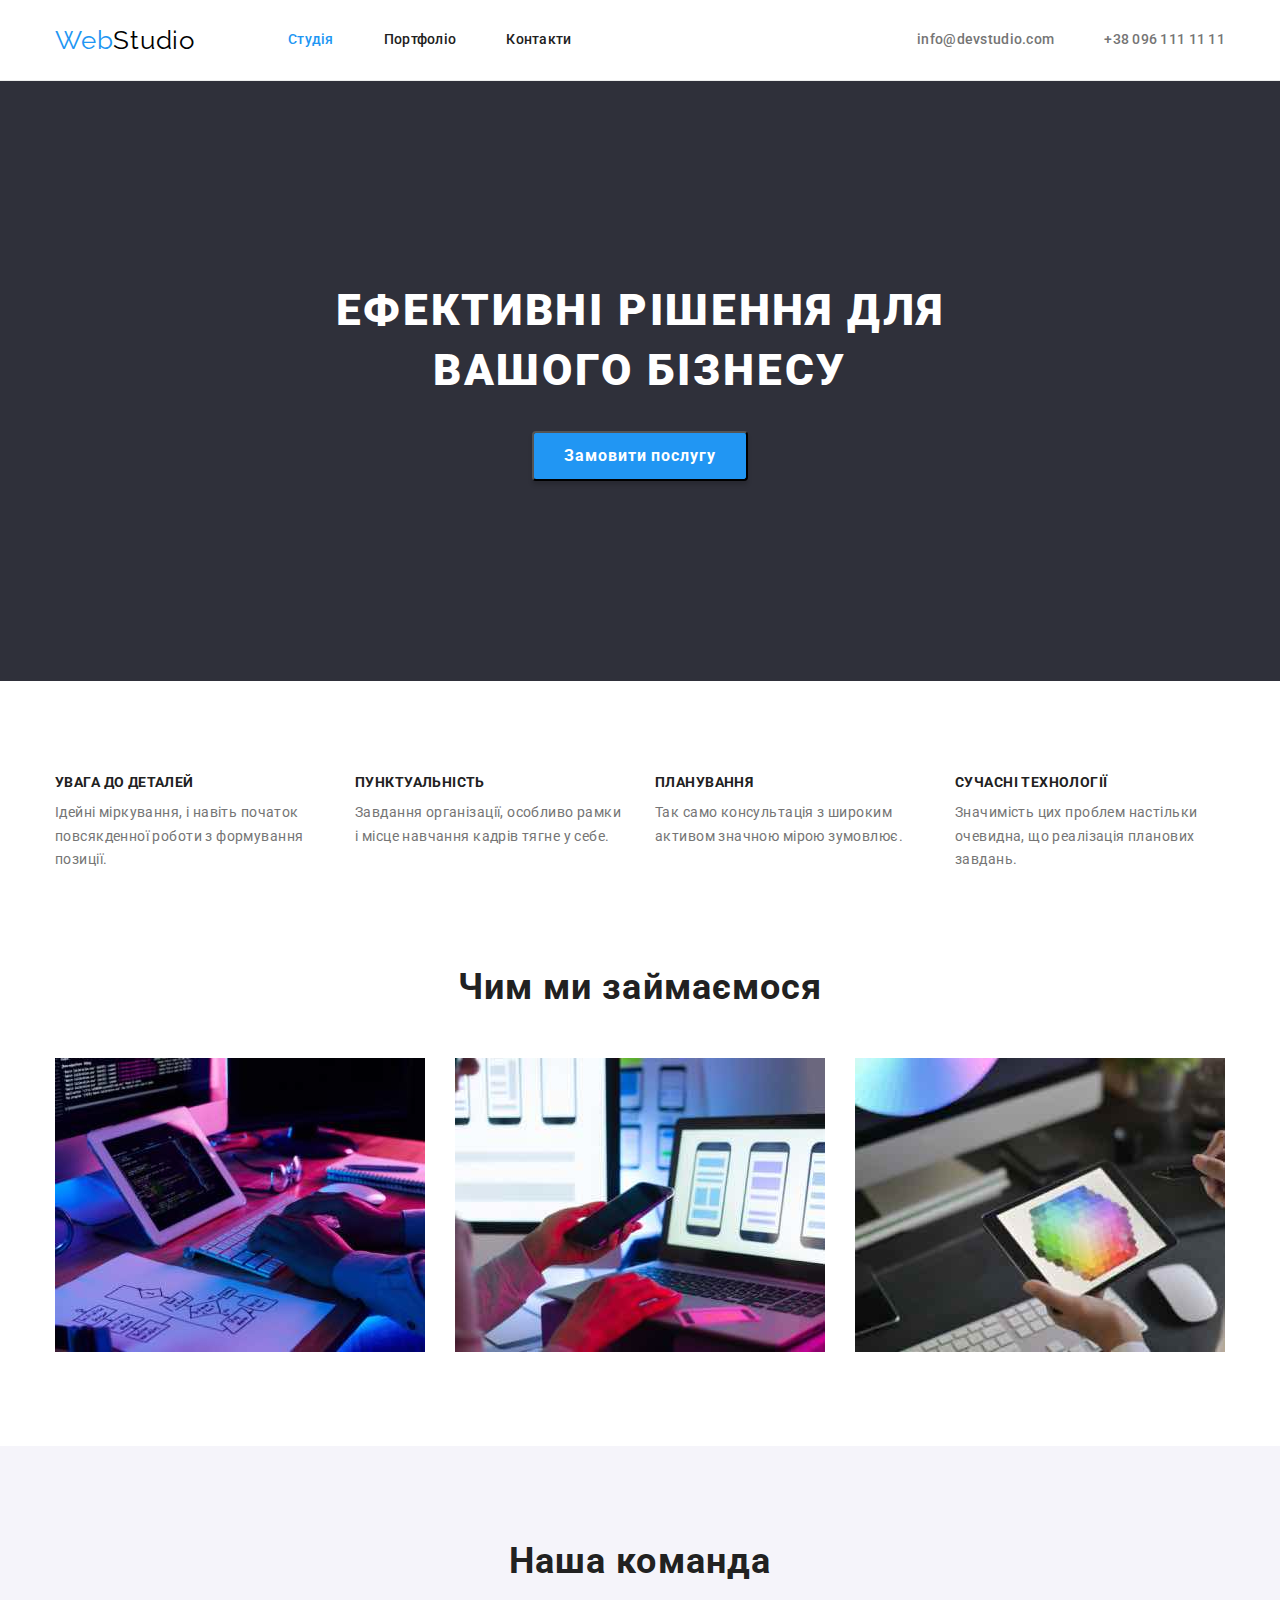
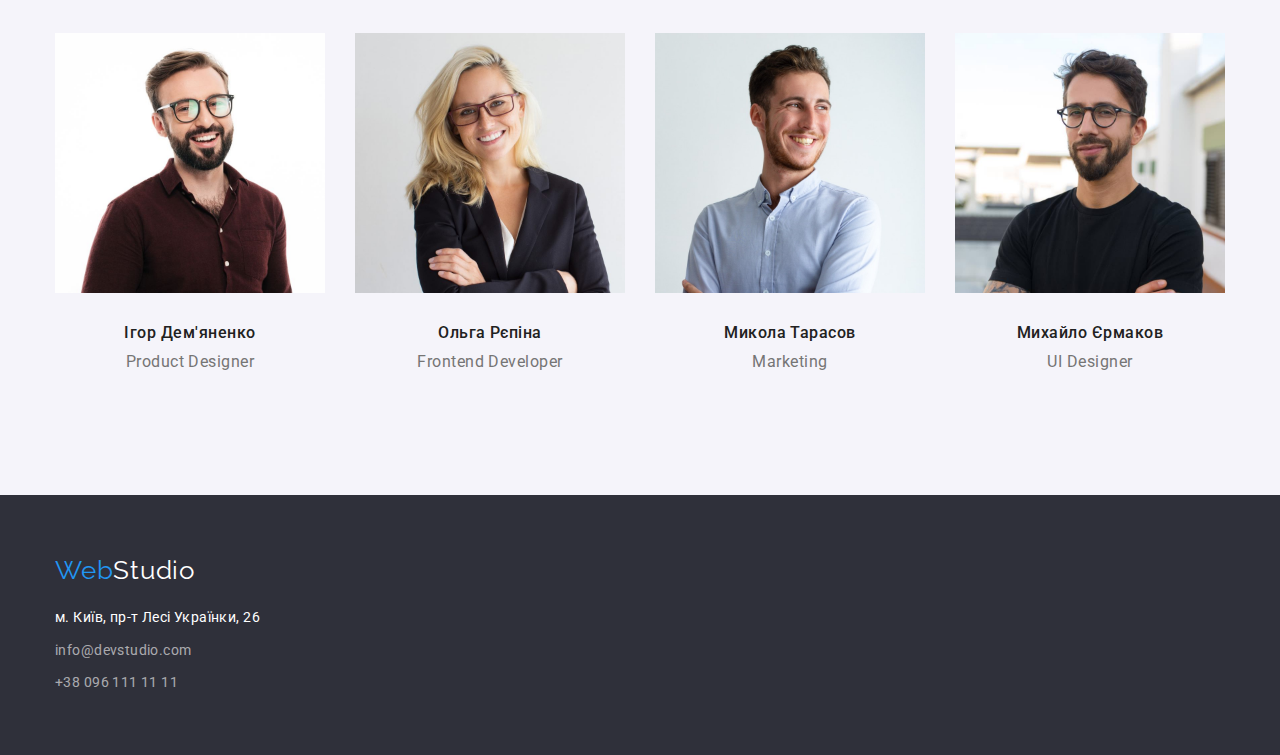
<file: index.html>
<!DOCTYPE html>
<html lang="en">
  <head>
    <meta charset="UTF-8" />
    <meta http-equiv="X-UA-Compatible" content="IE=edge" />
    <meta name="viewport" content="width=device-width, initial-scale=1.0" />
    <title>Студія</title>
    <!--Fonts-->
    <link rel="preconnect" href="https://fonts.googleapis.com" />
    <link rel="preconnect" href="https://fonts.gstatic.com" crossorigin />
    <link
      href="https://fonts.googleapis.com/css2?family=Raleway:wght@700&family=Roboto:wght@400;500;700;900&display=swap"
      rel="stylesheet"
    />

    <link rel="stylesheet" href="./css/modern-normalize.css">

    <link rel="stylesheet" href="./css/styles.css" />
  </head>
  <body class="page">
    <header class="header">
      <div class="container header-container">
        <!--Logo-->
          <a href="logo" class="logo"
            >Web<span class="logo-blk">Studio</span></a
          >
          <!--Menu Nav-->
        <nav class="nav-link">
          <ul class="list nav-list">
            <li class="list-item">
              <a class="link-header active" href="./index.html">Студія</a>
            </li>
            <li class="list-item">
              <a class="link-header" href="./portfolio.html">Портфоліо</a>
            </li>
            <li class="list-item">
              <a class="link-header" href="">Контакти</a>
            </li>
          </ul>
        </nav>
        <!--Contacts-->
          <ul class="contacts contacts-list">
           <li class="contact-link">
             <a href="mailto:info@devstudio.com" class="contact"
              >info@devstudio.com</a
            >
           </li>
           <li class="contact-link">
             <a href="tel:+380961111111" class="contact">+38 096 111 11 11</a>
           </li>
          </ul>
       </div>
    </header>
    <main>
      <!--Шапка-->
      <section class="main">
        <div class="container">
          <h1 class="title">Ефективні рішення для вашого бізнесу</h1>
          <button class="button" type="button">Замовити послугу</button>
        </div>
      </section>
      <!--Особливості-->
      <section class="section">
        <div class="container">
          <h2 class="hidden-title">Наші переваги</h2>
          <ul class="list-items description">
            <li class="list-item desc-list">
              <h3 class="feature">УВАГА ДО ДЕТАЛЕЙ</h3>
              <p class="desc">
                Ідейні міркування, і навіть початок повсякденної роботи з
                формування позиції.
              </p>
            </li>
            <li class="list-item desc-list">
              <h3 class="feature">ПУНКТУАЛЬНІСТЬ</h3>
              <p class="desc">
                Завдання організації, особливо рамки і місце навчання кадрів
                тягне у себе.
              </p>
            </li>
            <li class="list-item desc-list">
              <h3 class="feature">ПЛАНУВАННЯ</h3>
              <p class="desc">
                Так само консультація з широким активом значною мірою зумовлює.
              </p>
            </li>
            <li class="list-item desc-list">
              <h3 class="feature">СУЧАСНІ ТЕХНОЛОГІЇ</h3>
              <p class="desc">
                Значимість цих проблем настільки очевидна, що реалізація
                планових завдань.
              </p>
            </li>
          </ul>
        </div>
      </section>
      <!--Чим ми займаємося-->
      <section class="list-main section">
        <div class="container">
          <h2 class="secondary-title">Чим ми займаємося</h2>
          <ul class="list-items img-list">
            <li class="list-item-pic">
              <img
                src="./images/box-1.jpg"
                alt="person typing smth"
                width="370"
                height="294"
              />
            </li>
            <li class="list-item-pic">
              <img
                src="./images/box-2.jpg"
                alt="person using cell-phone and laptop"
                width="370"
                height="294"
              />
            </li>
            <li class="list-item-pic">
              <img
                src="./images/box-3.jpg"
                alt="person using tablet"
                width="370"
                height="294"
              />
            </li>
          </ul>
        </div>
      </section>

      <!--Наша команда-->
      <section class="team section">
        <div class="container">
          <h2 class="title-3">Наша команда</h2>
          <ul class="list team-list">
            <li class="team-member">
              <img class="img"
                src="./images/img-1.jpg"
                alt="short hair man in a red shirt and in the glname"
                width="270"
                height="260"
              />
              <div class="team-info">
              <h3 class="team-name">Ігор Дем'яненко</h3>
              <p class="team-position">Product Designer</p>
              </div>
            </li>
            <li class="team-member">
              <img class="img"
                src="./images/img-2.jpg"
                alt="blond lady in the glasses"
                width="270"
                height="260"
              />
              <div class="team-info">
              <h3 class="team-name">Ольга Рєпіна</h3>
              <p class="team-position">Frontend Developer</p>
              </div>
            </li>
            <li class="team-member">
              <img class="img"
                src="./images/img-3.jpg"
                alt="young smily man dressed in the blue shirt"
                width="270"
                height="260"
              />
              <div class="team-info">
              <h3 class="team-name">Микола Тарасов</h3>
              <p class="team-position">Marketing</p>
              </div>
            </li>
            <li class="team-member">
              <img class="img"
                src="./images/img-4.jpg"
                alt="nose up man in the glasses dressed in the t-shirt"
                width="270"
                height="260"
              />
              <div class="team-info">
              <h3 class="team-name">Михайло Єрмаков</h3>
              <p class="team-position">UI Designer</p>
              </div>
            </li>
          </ul>
        </div>
      </section>
    </main>
    <!--Підвал-->
    <footer class="footer">
      <div class="container">
        <a href="logo" class="logo footer-logo">Web<span class="logo-clr">Studio</span></a>
        <address class="contacts-address">
          <ul class="list-footer">
            <li class="list-item list-item-ft">
              <a
                href="https://goo.gl/maps/8jvWmnCJK6FQUm2Y7"
                class="link-footer" target="_blank" rel="noopener noreferrer"
                >м. Київ, пр-т Лесі Українки, 26</a
              >
            </li>
            <li class="list-item list-item-ft">
              <a href="mailto:info@devstudio.com" class="link-detail"
                >info@devstudio.com</a
              >
            </li>
            <li class="list-item list-item-ft">
              <a href="tel:+380961111111" class="link-detail"
                >+38 096 111 11 11</a
              >
            </li>
          </ul>
        </address>
      </div>
    </footer>
  </body>
</html>
</file>
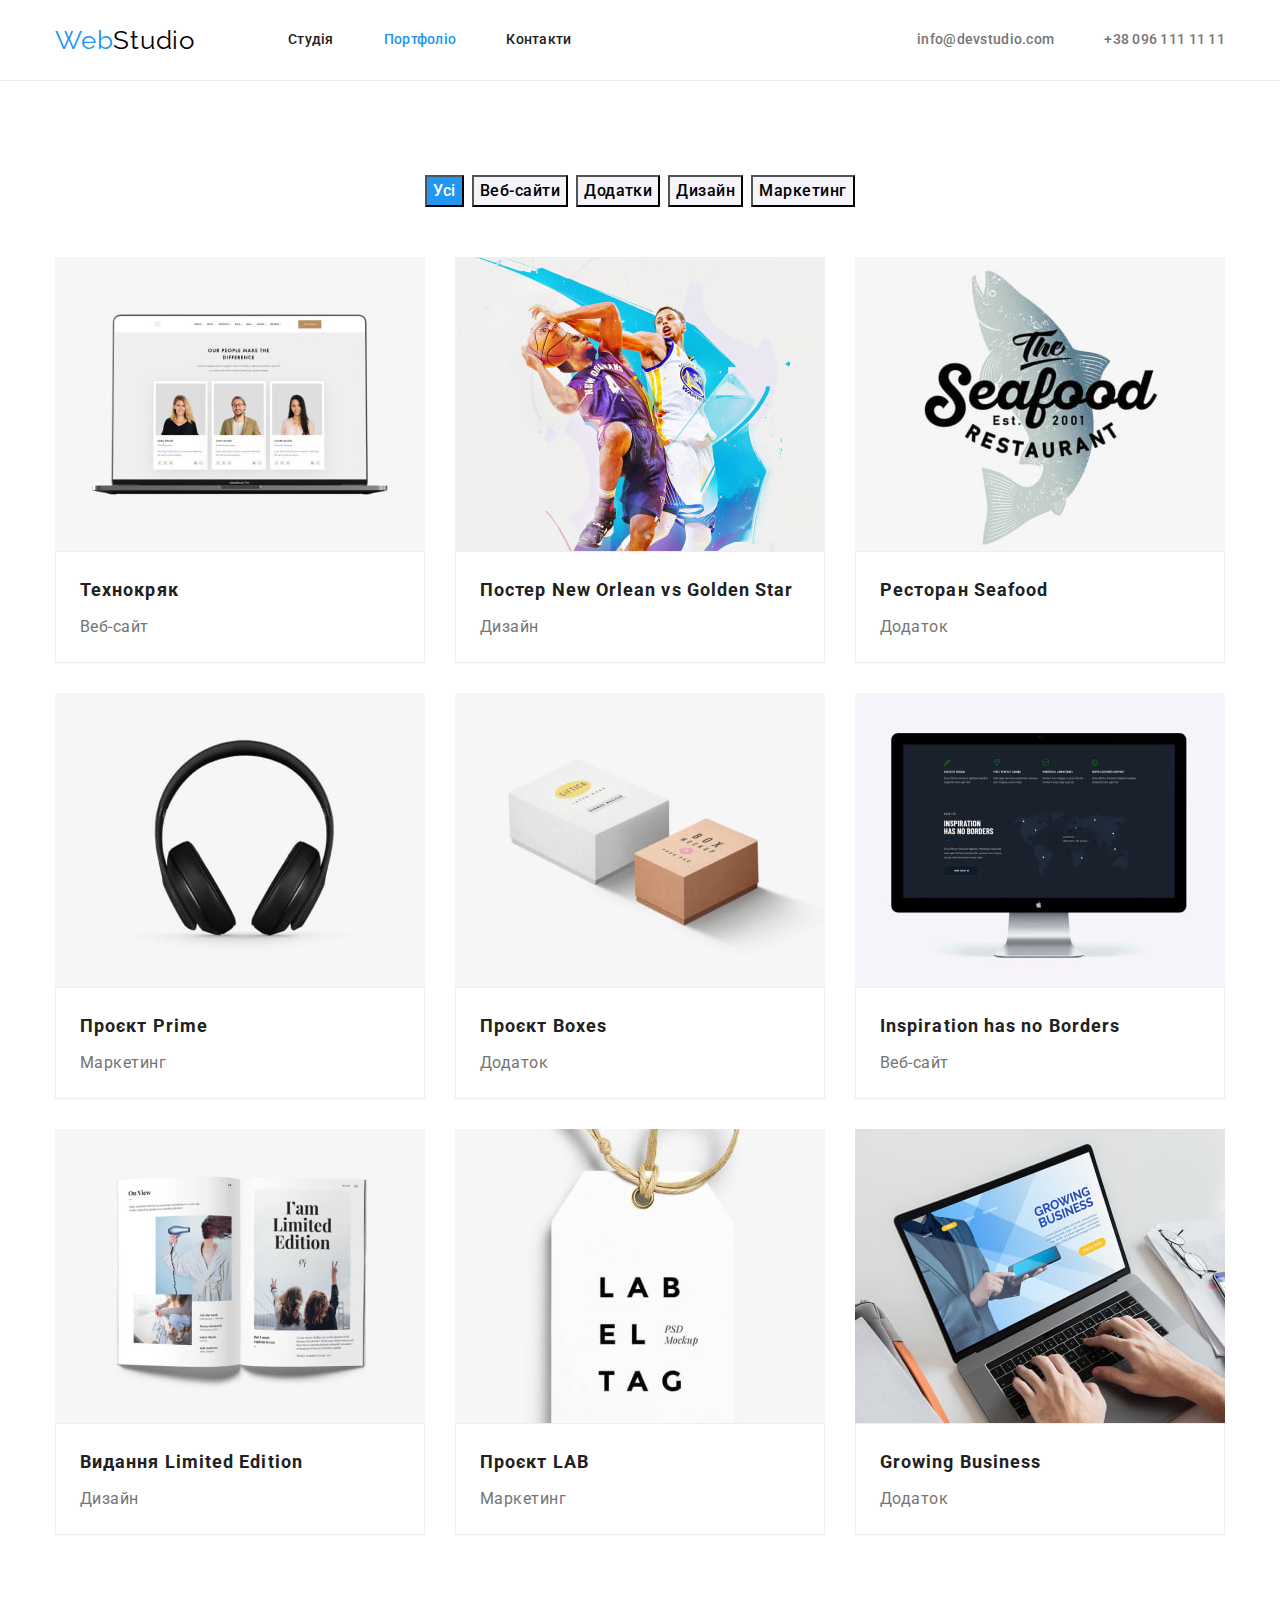
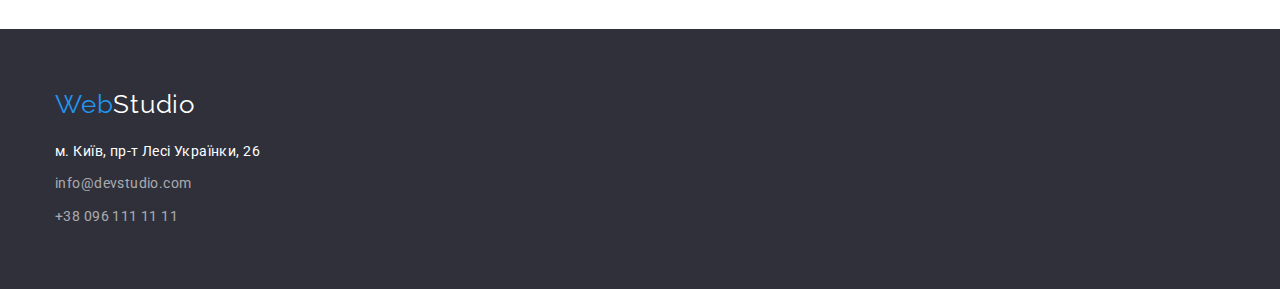
<file: portfolio.html>
<!DOCTYPE html>
<html lang="en">
  <head>
    <meta charset="UTF-8" />
    <meta http-equiv="X-UA-Compatible" content="IE=edge" />
    <meta name="viewport" content="width=device-width, initial-scale=1.0" />
    <title>Портфоліо</title>
    <!--Fonts-->
    <link rel="preconnect" href="https://fonts.googleapis.com" />
    <link rel="preconnect" href="https://fonts.gstatic.com" crossorigin />
    <link
      href="https://fonts.googleapis.com/css2?family=Raleway:wght@700&family=Roboto:wght@400;500;700;900&display=swap"
      rel="stylesheet"
    />

    <link rel="stylesheet" href="./css/modern-normalize.css">

    <link rel="stylesheet" href="./css/styles.css" />
  </head>

  <body class="page">
    <header class="header">
      <div class="container header-container">
        <!--Logo-->
          <a href="logo" class="logo"
            >Web<span class="logo-blk">Studio</span></a
          >
          <!--Menu Nav-->
        <nav class="nav-link"></nav>  
          <ul class="list nav-list">
            <li class="list-item">
              <a class="link-header" href="./index.html">Студія</a>
            </li>
            <li class="list-item">
              <a class="link-header active" href="./portfolio.html">Портфоліо</a>
            </li>
            <li class="list-item">
              <a class="link-header" href="">Контакти</a>
            </li>
          </ul>
        <!--Contacts-->
        <ul class="contacts contacts-list">
          <li class="contact-link">
            <a href="mailto:info@devstudio.com" class="contact"
              >info@devstudio.com</a
            >
          </li>
          <li class="contact-link">
            <a href="tel:+380961111111" class="contact">+38 096 111 11 11</a>
          </li>
        </ul>
      </nav>
     </div>
    </header>
    <main>
      <!--Фільтри-->
      <section class="section">
        <div class="container">
          <h1 class="project-title">Наші проєкти</h1>
          <ul class="list filter-list">
            <li class="list-item filter-item">
              <button class="btn active-btn" type="button">Усі</button>
            </li>
            <li class="list-item filter-item">
              <button class="btn" type="button">Веб-сайти</button>
            </li>
            <li class="list-item filter-item">
              <button class="btn" type="button">Додатки</button>
            </li>
            <li class="list-item filter-item">
              <button class="btn" type="button">Дизайн</button>
            </li>
            <li class="list-item filter-item">
              <button class="btn" type="button">Маркетинг</button>
            </li>
          </ul>
          <!--Портфоліо-->
          <ul class="projects-list">
            <li class="project">
              <img class="img-pf"
                src="./images/prjct-1.jpg"
                alt="opened laptop with some info on the desktop"
                class="project-pic"
                width="370"
                height="294"
              />
             <div class="project-info">
              <h2 class="project-name">Технокряк</h2>
              <p class="project-detail">Веб-сайт</p>
              </div>
            </li>
            <li class="project">
              <img class="img-pf"
                src="./images/prjct-2.jpg"
                alt="two guys playing basketball"
                class="project-pic"
                width="370"
                height="294"
              />
              <div class="project-info">
              <h2 class="project-name">Постер New Orlean vs Golden Star</h2>
              <p class="project-detail">Дизайн</p>
              </div>
            </li>
            <li class="project">
              <img class="img-pf"
                src="./images/prjct-3.jpg"
                alt="the seafood restaurant logo"
                class="project-pic"
                width="370"
                height="294"
              />
              <div class="project-info">
              <h2 class="project-name">Ресторан Seafood</h2>
              <p class="project-detail">Додаток</p>
              </div>
            </li>
            <li class="project">
              <img class="img-pf"
                src="./images/prjct-4.jpg"
                alt="black headphones"
                class="project-pic"
                width="370"
                height="294"
              />
              <div class="project-info">
              <h2 class="project-name">Проєкт Prime</h2>
              <p class="project-detail">Маркетинг</p>
              </div>
            </li>
            <li class="project">
              <img class="img-pf"
                src="./images/prjct-5.jpg"
                alt="white and light brown boxes"
                class="project-pic"
                width="370"
                height="294"
              />
              <div class="project-info">
              <h2 class="project-name">Проєкт Boxes</h2>
              <p class="project-detail">Додаток</p>
              </div>
            </li>
            <li class="project">
              <img class="img-pf"
                src="./images/prjct-6.jpg"
                alt="turned on computer screen with some info on it"
                class="project-pic"
                width="370"
                height="294"
              />
              <div class="project-info">
              <h2 class="project-name">Inspiration has no Borders</h2>
              <p class="project-detail">Веб-сайт</p>
              </div>
            </li>
            <li class="project">
              <img class="img-pf"
                src="./images/prjct-7.jpg"
                alt="opened magazine with some posts"
                class="project-pic"
                width="370"
                height="294"
              />
              <div class="project-info">
              <h2 class="project-name">Видання Limited Edition</h2>
              <p class="project-detail">Дизайн</p>
              </div>
            </li>
            <li class="project">
              <img class="img-pf"
                src="./images/prjct-8.jpg"
                alt="white tag"
                class="project-pic"
                width="370"
                height="294"
              />
              <div class="project-info">
              <h2 class="project-name">Проєкт LAB</h2>
              <p class="project-detail">Маркетинг</p>
              </div>
            </li>
            <li class="project">
              <img class="img-pf"
                src="./images/prjct-9.jpg"
                alt="somebody browesing some info about business"
                class="project-pic"
                width="370"
                height="294"
              />
              <div class="project-info">
              <h2 class="project-name">Growing Business</h2>
              <p class="project-detail">Додаток</p>
              </div>
            </li>
          </ul>
        </div>
      </section>
    </main>
    <footer class="footer">
      <div class="container ftr-container">
        <a href="logo" class="logo footer-logo">Web<span class="logo-clr">Studio</span></a>
        <address class="contacts-address">
          <ul class="list-footer">
            <li class="list-item list-item-ft">
              <a
                href="https://goo.gl/maps/8jvWmnCJK6FQUm2Y7"
                class="link-footer" target="_blank" rel="noopener noreferrer"
                >м. Київ, пр-т Лесі Українки, 26</a
              >
            </li>
            <li class="list-item list-item-ft">
              <a href="mailto:info@devstudio.com" class="link-detail"
                >info@devstudio.com</a
              >
            </li>
            <li class="list-item list-item-ft">
              <a href="tel:+380961111111" class="link-detail"
                >+38 096 111 11 11</a
              >
            </li>
          </ul>
        </address>
      </div>
    </footer>
  </body>
</html>
</file>
<file: css/styles.css>
:root {
  /* Fonts */
  --main-font: "Roboto", sans-serif;
  --secondary-font: "Raleway", sans-serif;

  /* Text colors */
  --main-txt-cl: #212121;
  --secondary-txt-cl: #d9d9d9;
  --blue-txt-cl: #2196f3;
  --grey-txt-cl: #757575;
  --light-txt-cl: #ffffff;

  /* Background colors */
  --main-bg-cl: #2f303a;
  --blue-cl: #2196f3;

  /* Others */
  --items: 3;
  --indent: 30px;
}

/* Reset */

.link-header,
.contact,
.logo {
  text-decoration: none;
  color: currentColor;
}

.link-footer,
.link-detail {
  text-decoration: none;
}

h1,
h2,
h3,
a,
p,
ul {
  margin: 0;
}

ul {
  padding-inline-start: 0;
}

.list,
.list-items,
.contacts,
.projects-list,
.list-footer {
  list-style: none;
}

.list {
  margin: 0;
  padding: 0;
}

img {
  display: block;
}


/* Container */

.container {
  width: 1200px;
  padding-left: 15px;
  padding-right: 15px;
  margin: 0 auto;
  outline-offset: 2px solid red;
}

/* Body-Студія */

.page {
  color: var(--main-txt-cl);
  font-family: var(--main-font);
}

/* Header */

.header {
  border-bottom: 1px solid #ececec;
}

.header-container {
  display: flex;
  align-items: center;
}

.logo {
  font-family: var(--secondary-font);
  font-size: 26px;
  line-height: 1.19;
  /* identical to box height */
  letter-spacing: 0.03em;
  color: var(--blue-txt-cl);
  margin-right: 93px;
}

.logo-blk {
  color: #000000;
}

.nav-list {
  display: flex;
  gap: 50px;
  align-items: center;
  padding-top: 32px;
  padding-bottom: 32px;
}

.logo {
  margin-right: 93px;
}

.contacts-list {
  display: flex;
  gap: 50px;
  align-items: center;
  margin-left: auto;
}

.link-header,
.contact {
  display: block;
}

.link-header:hover,
.link-header:focus {
  color: var(--blue-cl);
}

.contact:hover,
.contact:focus {
  color: var(--blue-cl);
}

.link-header {
  font-family: var(--main-font);
  font-weight: 500;
  font-size: 14px;
  line-height: 1.14;
  letter-spacing: 0.02em;
  color: var(--main-txt-cl);
}

.contact {
  font-weight: 500;
  font-size: 14px;
  line-height: 1.14;
  letter-spacing: 0.02em;
  color: var(--grey-txt-cl);
}

.active {
  color: var(--blue-cl);
}

/* Шапка */

.main {
  background-color: var(--main-bg-cl);
  padding-top: 200px;
  padding-bottom: 200px;
}

.title {
  font-weight: 900;
  font-size: 44px;
  line-height: 1.36;
  /* or 136% */
  text-align: center;
  letter-spacing: 0.06em;
  text-transform: uppercase;
  color: var(--light-txt-cl);
  width: 696px;
  margin-bottom: 30px;
  margin-left: auto;
  margin-right: auto;
}

.button {
  font-family: inherit;
  font-weight: 700;
  font-size: 16px;
  line-height: 1.85;
  /* identical to box height, or 188% */
  align-items: center;
  text-align: center;
  letter-spacing: 0.06em;
  color: var(--light-txt-cl);
  background-color: var(--blue-cl);
  display: block;
  margin-left: auto;
  margin-right: auto;
  width: 216px;
  height: 50px;
  box-shadow: 0px 4px 4px rgba(0, 0, 0, 0.15);
  border-radius: 4px;
}

/* Наші переваги */

.hidden-title,
.project-title {
  position: absolute;
  white-space: nowrap;
  width: 1px;
  height: 1px;
  overflow: hidden;
  border: 0;
  padding: 0;
  clip: rect(0 0 0 0);
  clip-path: inset(50%);
  margin: -1px;
}

h2 {
  margin-bottom: 50px;
}

h3 {
  margin-bottom: 10px;
}

.feature {
  font-weight: 700;
  font-size: 14px;
  line-height: 1.14;
  letter-spacing: 0.03em;
  text-transform: uppercase;
}

.description {
  display: flex;
  gap: 30px;
}

.desc-list {
  width: 270px;
}

.desc {
  font-size: 14px;
  line-height: 1.71;
  /* or 171% */
  letter-spacing: 0.03em;
  color: var(--grey-txt-cl);
}

/* Чим ми займаємося */

.section {
  padding-top: 94px;
  padding-bottom: 94px;
}

.list-main {
  padding-top: 0;
}

.secondary-title {
  font-family: var(--main-font);
  font-size: 36px;
  line-height: 1.17;
  text-align: center;
  letter-spacing: 0.03em;
}

.img-list {
  display: flex;
  gap: 30px;
}

img {
  display: block;
  max-width: 100%;
  height: auto;
}

/* Наша команда */

.team-list {
  display: flex;
  gap: 30px;
}

.team {
  font-family: var(--main-font);
  background-color: #f5f4fa;
}

.team-info {
  padding-top: 30px;
  padding-bottom: 30px;
}

.title-3 {
  font-size: 36px;
  line-height: 1.17;
  text-align: center;
  letter-spacing: 0.03em;
}

.team-name {
  font-weight: 500;
  font-size: 16px;
  line-height: 1.19;
  /* identical to box height */
  text-align: center;
  letter-spacing: 0.03em;
}

.team-position {
  font-size: 16px;
  line-height: 1.19;
  /* identical to box height */
  text-align: center;
  letter-spacing: 0.03em;
  color: var(--grey-txt-cl);
}

/* Підвал */

.footer {
  background-color: var(--main-bg-cl);
  padding-top: 60px;
  padding-bottom: 60px;
}

.footer-logo {
  display: block;
  margin-bottom: 20px;
  margin-right: auto;
}

.logo-clr {
  color: var(--light-txt-cl);
}

.contacts-address {
  font-style: normal;
}

.link-footer {
  font-family: var(--main-font);
  font-size: 14px;
  line-height: 1.71;
  /* or 171% */
  letter-spacing: 0.03em;
  color: var(--light-txt-cl);
}

.link-detail {
  font-family: var(--main-font);
  font-size: 14px;
  line-height: 1.71;
  /* or 171% */
  letter-spacing: 0.03em;
  color: #ffffff99;
}

.list-footer {
  margin-right: auto;
  display: block;
}

.list-item-ft,
.link-footer,
.link-detail {
  margin-bottom: 9px;
  padding-left: 0;
  margin-right: auto;
}

.list-item-ft:last-child {
  margin-bottom: 0;
}



/* Body-Portfolio */

/* Фільтри */

.filter-list {
  display: flex;
  gap: 8px;
  justify-content: center;
  margin-bottom: 50px;
}

.btn {
  font-family: var(--main-font);
  font-weight: 500;
  font-size: 16px;
  line-height: 1.62;
  /* identical to box height, or 162% */
  text-align: center;
  letter-spacing: 0.03em;
  background-color: #f5f4fa;
}

.btn:hover,
.btn:focus {
  background: var(--blue-cl);
  color: var(--light-txt-cl);
  cursor: pointer;
}

.active {
  color: var(--blue-cl);
}

.active-btn {
  background: var(--blue-cl);
  color: var(--light-txt-cl);
}

/* Портфоліо */

.projects-list {
  display: flex;
  flex-wrap: wrap;
  gap: var(--indent);
  box-sizing: border-box;
}

.projects-list:not(:last-child) {
  gap: var(--indent);
}

.project {
  flex-basis: ((100% - var(--indent)) * (var(--items) - 1)) / var(--items);
}

.projects {
  font-family: var(--main-font);
}

.project-name {
  font-size: 18px;
  line-height: 2;
  /* identical to box height, or 200% */
  letter-spacing: 0.06em;
  margin-bottom: 4px;
}

.project-detail {
  font-size: 16px;
  line-height: 1.87;
  /* identical to box height, or 188% */
  letter-spacing: 0.03em;
  color: var(--grey-txt-cl);
}

.project-info {
  padding: 20px 24px;
  box-sizing: border-box;
  border: 1px solid #eeeeee;
}
</file>
